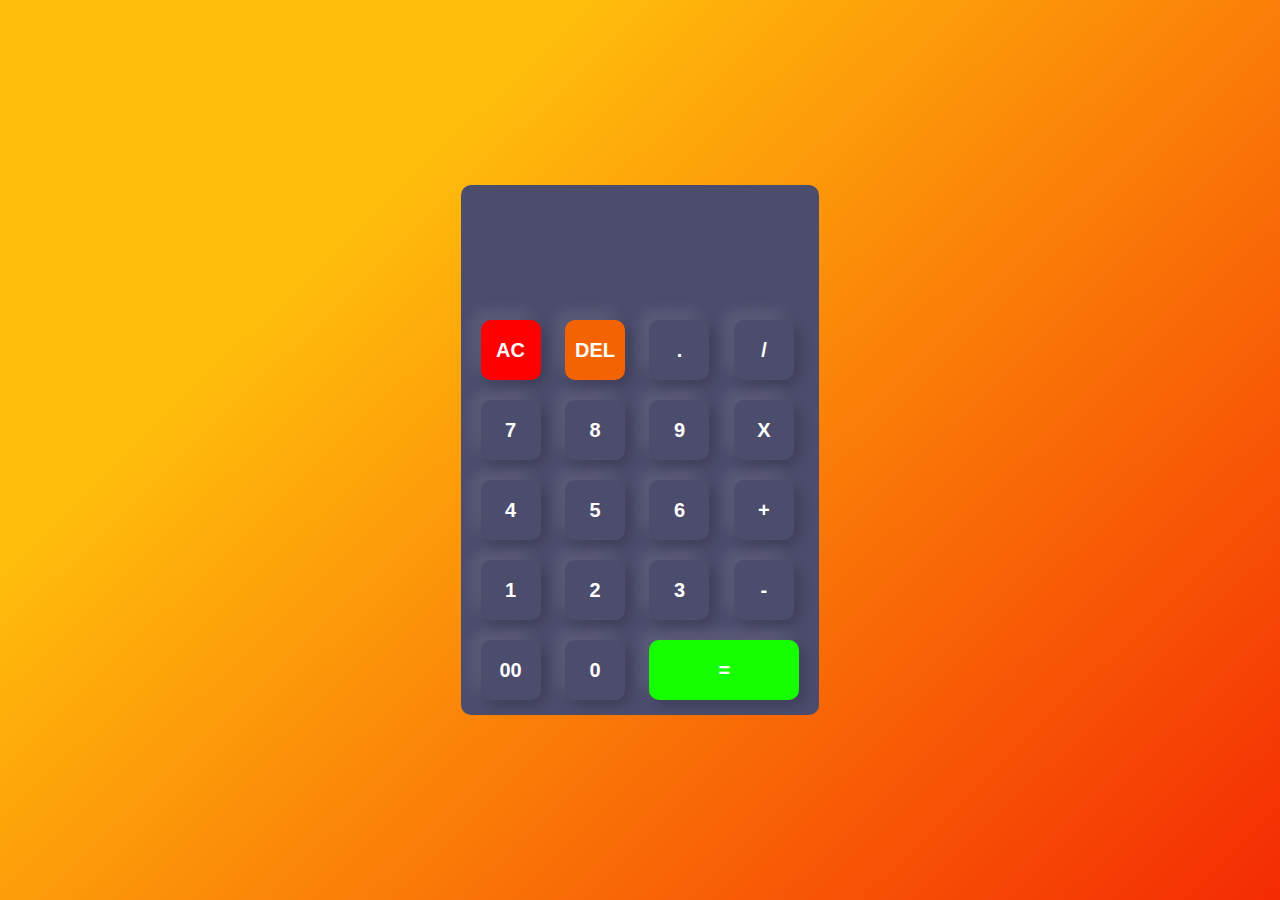
<file: JS Mini Projects/Calculator APP Js/index.html>
<!DOCTYPE html>
<html lang="en">
<head>
    <meta charset="UTF-8">
    <meta http-equiv="X-UA-Compatible" content="IE=edge">
    <meta name="viewport" content="width=device-width, initial-scale=1.0">
    <title>Calculator mini project</title>

    <!-- style -->
    <link rel="stylesheet" href="style.css">

    <!-- Boot -->
    <link href="https://cdn.jsdelivr.net/npm/bootstrap@5.3.0-alpha3/dist/css/bootstrap.min.css" rel="stylesheet" integrity="sha384-KK94CHFLLe+nY2dmCWGMq91rCGa5gtU4mk92HdvYe+M/SXH301p5ILy+dN9+nJOZ" crossorigin="anonymous">


</head>
<body>

    <!-- <h1 class="text-center" style="overflow: hidden;">K</h1>
        Task to bring inside contaier but at top of it.
    -->

    <div class="container">
                
        
        <div class="calci">

            <form action="">
                    <div class="output">
                        <input name="result" type="teXt">
                    </div>

                    <div>
                        <input type="button" value="AC" onclick="result.value =' '  "  class="special_btn ac_btn"
                        onkeydown="fun1()" >

                        <input type="button" value="DEL" onclick="result.value = result.value.toString().slice(0,-1)" class="special_btn del_btn">
                        <input type="button" value="."  onclick=" result.value +='.' ">
                        <input type="button" value="/"  onclick=" result.value +='/' ">
                    </div>
                    <div>
                        <input type="button" value="7" onclick=" result.value  +='7' ">
                        <input type="button" value="8"  onclick=" result.value +='8' ">
                        <input type="button" value="9"  onclick=" result.value +='9' ">
                        <input type="button" value="X"  onclick=" result.value +='*' ">
                    </div>
                    <div>
                        <input type="button" value="4"  onclick=" result.value +='4' ">
                        <input type="button" value="5"  onclick=" result.value +='5' ">
                        <input type="button" value="6"  onclick=" result.value +='6' ">
                        <input type="button" value="+"  onclick=" result.value +='+' ">
                    </div>
                    <div>
                        <input type="button" value="1"  onclick=" result.value +='1' ">
                        <input type="button" value="2"  onclick=" result.value +='2' ">
                        <input type="button" value="3"  onclick=" result.value +='3' ">
                        <input type="button" value="-"  onclick=" result.value +='-' ">
                    </div>
                    <div>
                        <input type="button" value="00" onclick=" result.value +='00' ">
                        <input type="button" value="0" onclick=" result.value +='0' ">
                        <input type="button" class="equal special_btn"  value="="
                              onclick="result.value = eval(result.value) "  >

                        
                        <!-- Imp eval() function!.. -->
                    </div>

            </form>
        </div>
    </div>
    


    <script>
        function fun1()
{
    document.write("Pressed a key")
}
    </script>
</body>
</html>
</file>
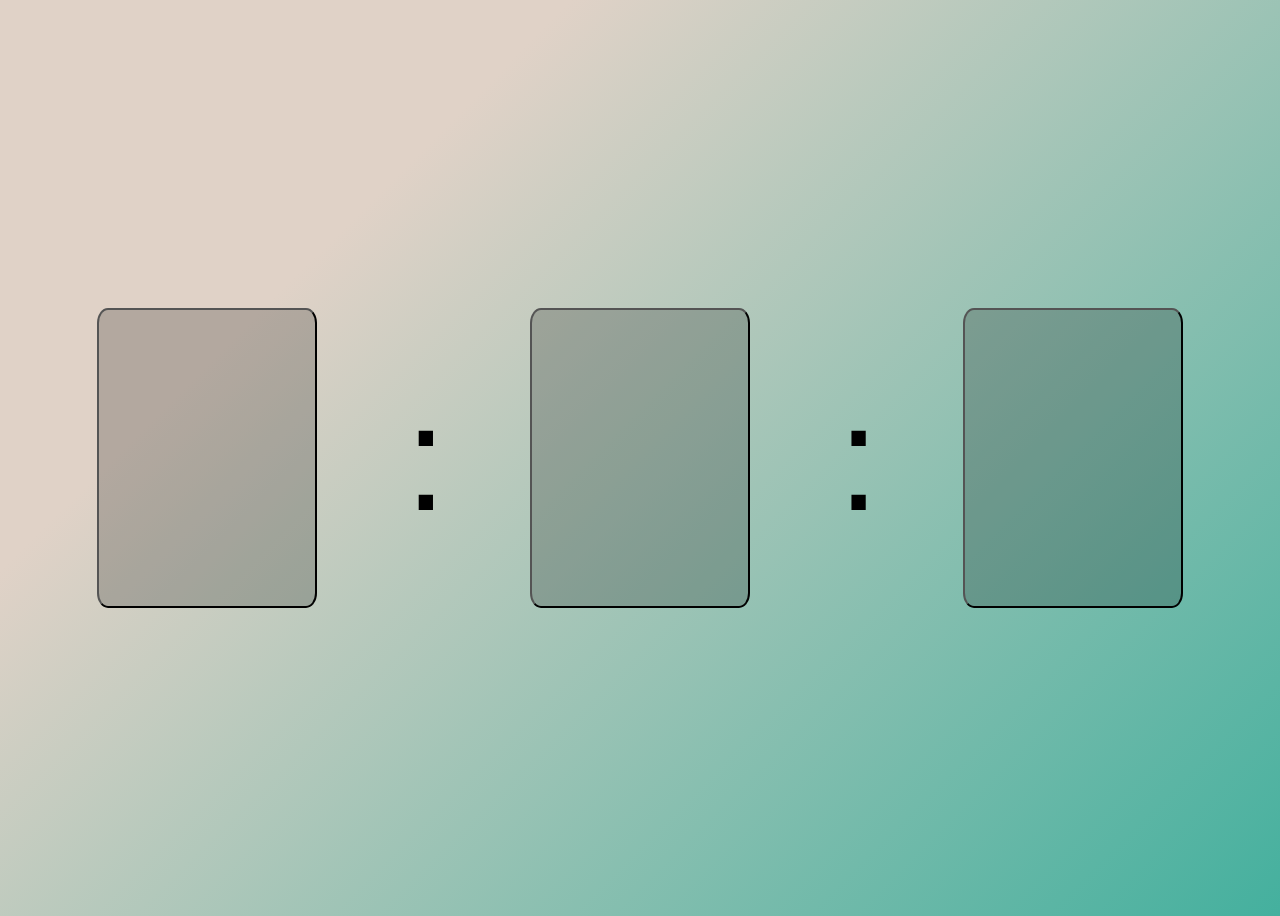
<file: JS Mini Projects/Digital Clock/index.html>
<!DOCTYPE html>
<html lang="en">
<head>
    <meta charset="UTF-8">
    <meta http-equiv="X-UA-Compatible" content="IE=edge">
    <meta name="viewport" content="width=device-width, initial-scale=1.0">
    <title>Digi CLock</title>

    <link rel="stylesheet" href="style.css">

    <link href="https://cdn.jsdelivr.net/npm/bootstrap@5.3.0-alpha3/dist/css/bootstrap.min.css" rel="stylesheet" integrity="sha384-KK94CHFLLe+nY2dmCWGMq91rCGa5gtU4mk92HdvYe+M/SXH301p5ILy+dN9+nJOZ" crossorigin="anonymous">

</head>
<body>
    
    
    <div class="container">
        <!-- <h1 class="text-center" id="hours">Clock</h1> -->
         <!-- <h2 id="1">THis</h2> -->

        <div class="row">
            
            <div class="main " id="time">

                <div class="main-mod " >

                    <input class="box" id="hours" type="button" value="">
                    <span id="semi-colon"> &nbsp; : &nbsp;</span>
                    
                </div>

                <div class="main-mod ">
                    <input class="box" id="minutes" type="button" value="">
                    <span id="semi-colon"> &nbsp; : &nbsp;</span>

                    
                </div>

                <div class="main-mod ">
                    <input class="box"  id="seconds"  type="button" value="">
                
                    
                </div>
            

            </div>

        </div>

    </div>


    <script src="mainClock.js"></script>
</body>
</html>
</file>
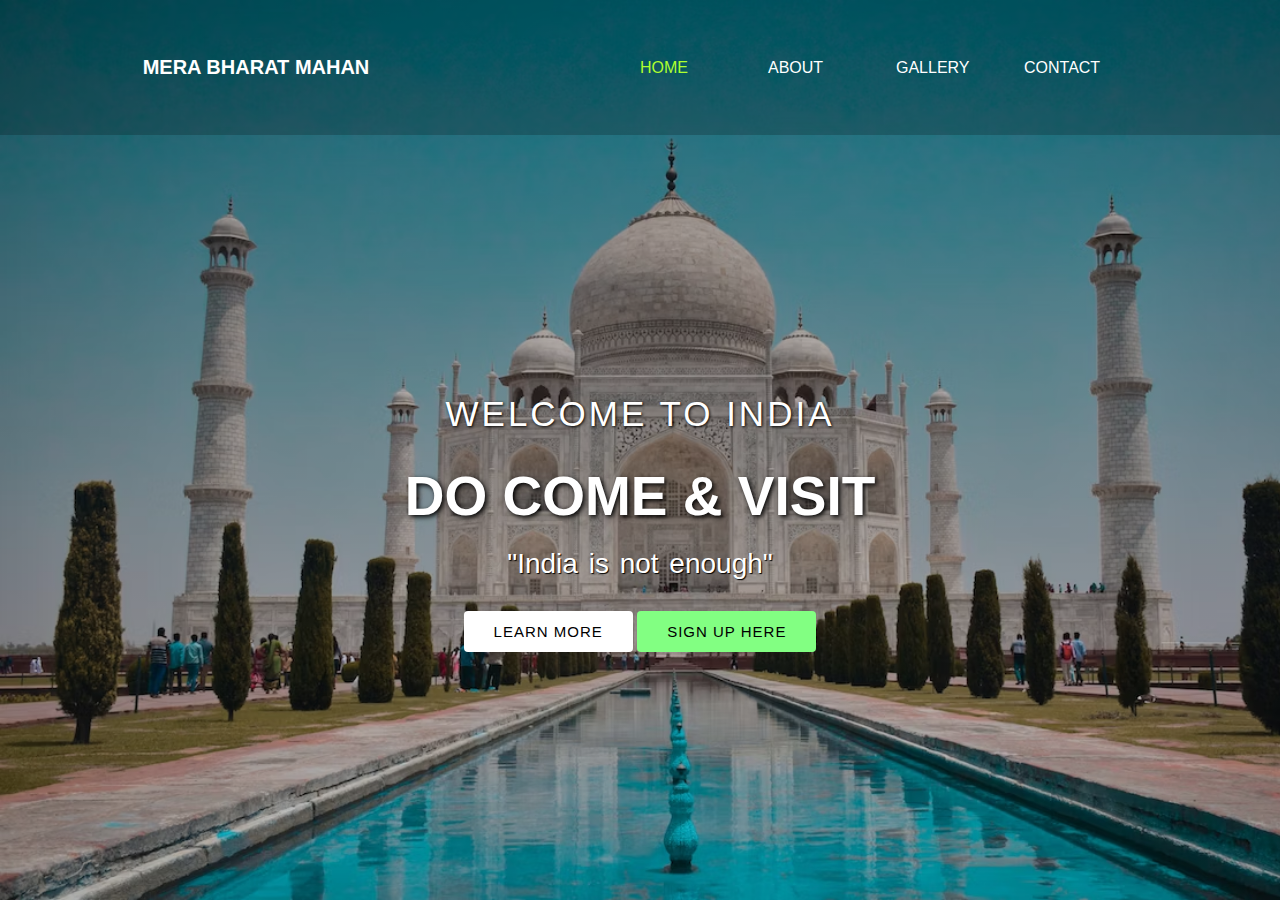
<file: CSS Assignment 26April/ass2.html>
<!DOCTYPE html>
<html lang="en">
<head>
    <meta charset="UTF-8">
    <meta http-equiv="X-UA-Compatible" content="IE=edge">
    <meta name="viewport" content="width=device-width, initial-scale=1.0">
    <title>India</title>

    <link rel="stylesheet" href="style.css">
</head>
<body>

    <!-- to create a landing page for indian tourism! -->

    <header>

        <nav>
            <div class="leftMenu">
                <h1 style="font-size: 20px;">Mera Bharat Mahan</h1>
            </div>
            <div class="rightMenu">
                <a href="#" id="home">Home</a>
                <a href="#">About</a>
                <a href="https://unsplash.com/s/photos/india-travel" target="_blank">Gallery</a>
                <a href="#">Contact</a>
            </div>
        </nav>

        <main>
            <section>
                <h3>WELCOME TO INDIA</h3>
                <h1>DO COME & VISIT <span class="change_content"></span> <span style="margin-top:-10px"></span></h1>
                <p>"India is not enough"</p>
                    <br>
                <a href="#" class="btn1">Learn more</a>
                <a href="#" class="btn2">Sign Up here</a>
            </section>
        </main>

    </header>





</body>
</html>
</file>
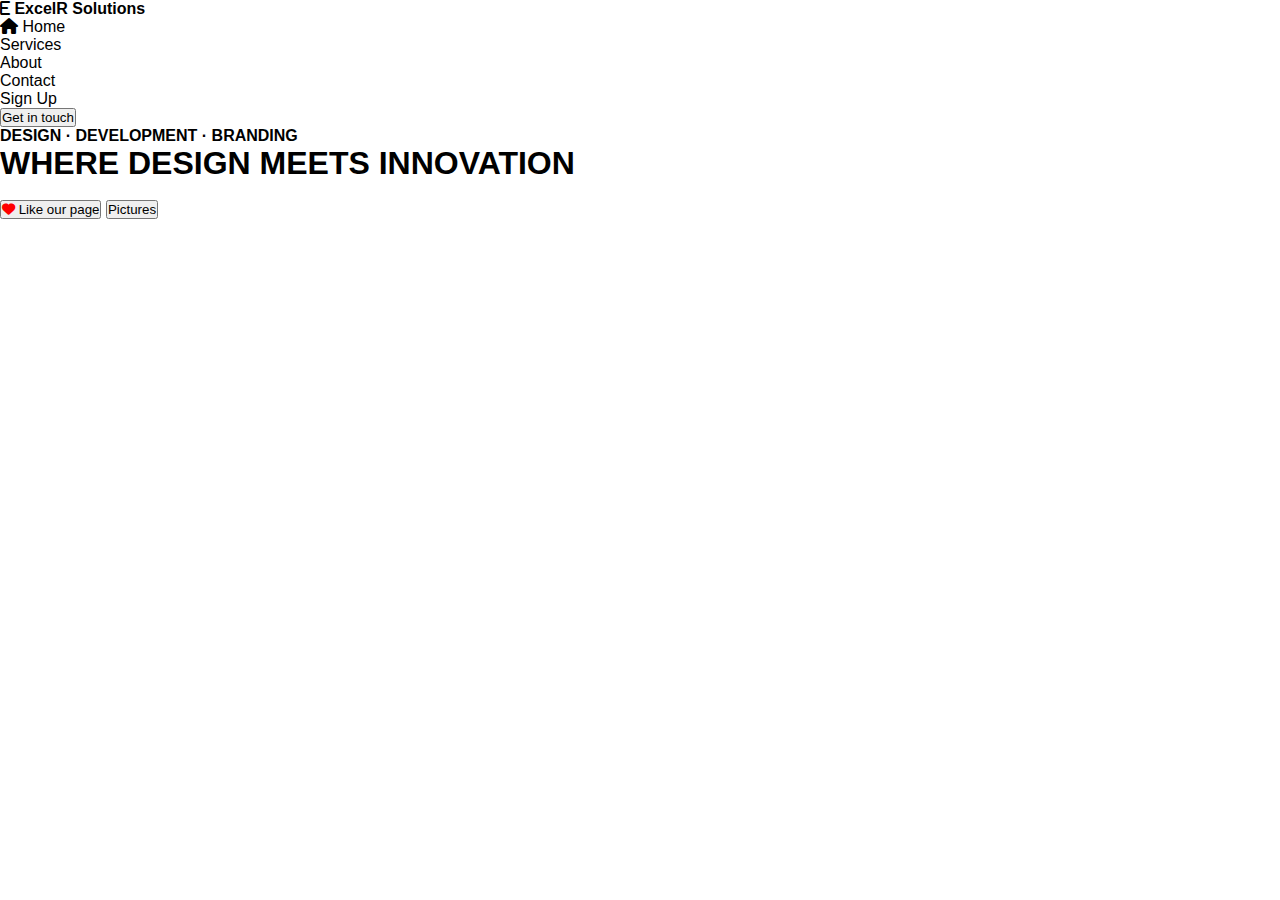
<file: CSS Assignment 26April/landingPg.html>
<!DOCTYPE html>
<html lang="en">
<head>
    <meta charset="UTF-8">
    <meta http-equiv="X-UA-Compatible" content="IE=edge">
    <meta name="viewport" content="width=device-width, initial-scale=1.0">
    <title>ExcelR Solutions </title>

    <link href='https://fonts.googleapis.com/css?family=Montserrat' rel='stylesheet'>
    <link href='https://fonts.googleapis.com/css?family=Montserrat|Open+Sans' rel='stylesheet'>
     <!-- fonts -->

    <link rel="stylesheet" href="https://cdnjs.cloudflare.com/ajax/libs/font-awesome/4.7.0/css/font-awesome.min.css">
    <link rel="stylesheet" href="https://cdnjs.cloudflare.com/ajax/libs/font-awesome/6.4.0/css/all.min.css">


    <link rel="stylesheet" href="style.css">

</head>
<body>

    <div class="bgimage">
        <div class="header">

            <div class="header-left">
                <h4><i class="fa fa-e"></i>  ExcelR Solutions</h4>
            </div>

            <div class="header-right">
                <ul>
                    <li id="firstlist"> <i class="fa fa-home"></i> Home</li>
                    <li>Services</li>
                    <li>About</li>
                    <li>Contact</li>
                    <li>Sign Up</li>
                    <li><button class="btn li">Get in touch </button></li>
                </ul>
            </div>
        </div>


        <div class="mainText">
            <h4>DESIGN · DEVELOPMENT · BRANDING</h4>
            <h1>WHERE DESIGN MEETS INNOVATION</h1>

            <br>

            <button class="btn1 btn"><i class="fa fa-heart" style="color:red"></i>
                Like our page  </button>
            <button class="btn2 btn"><a href="#" class="alink">Pictures</a></button>

            

        </div>
    </div>

</body>
</html>
</file>
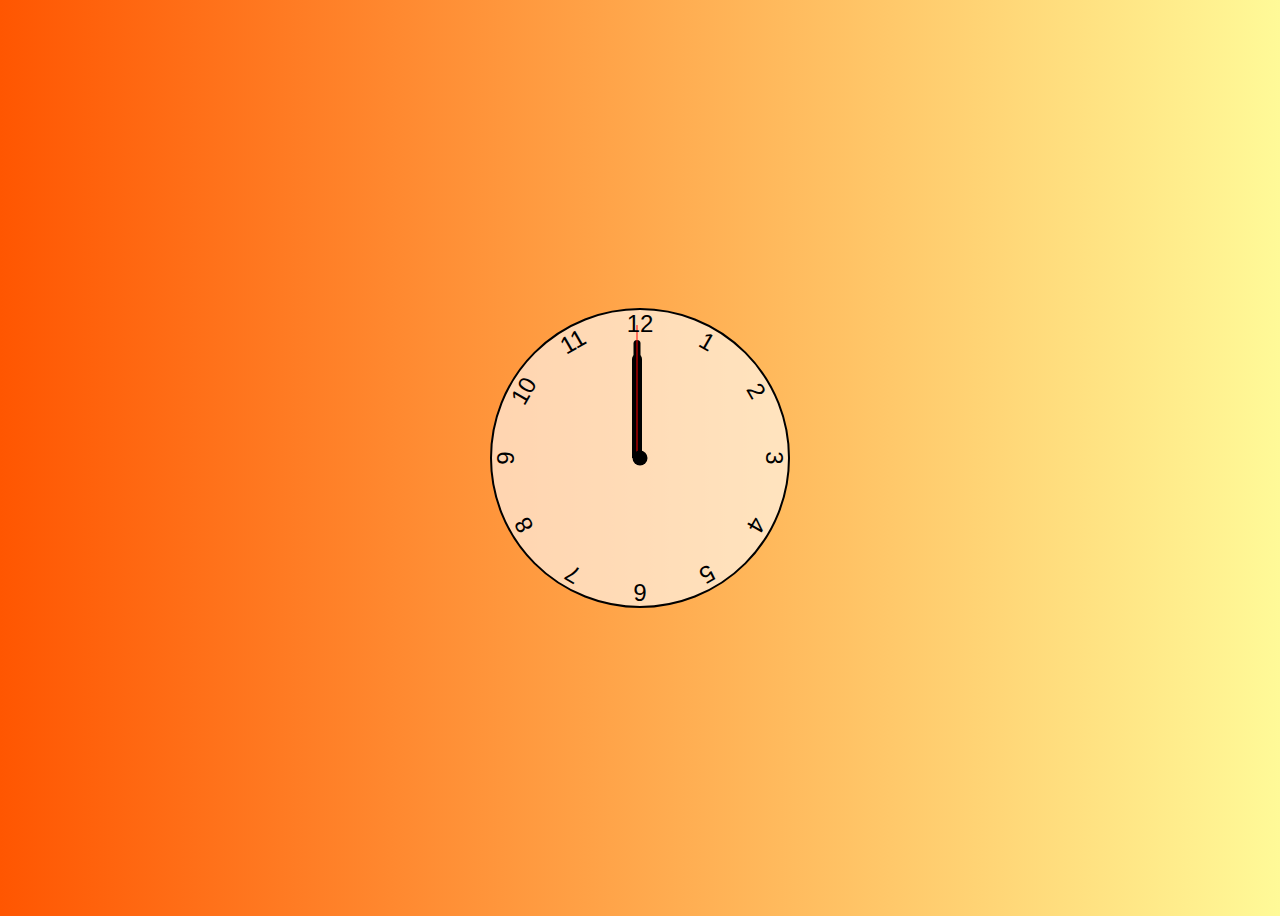
<file: JS Mini Projects/Analog Clock/analogIndex.html>
<!DOCTYPE html>
<html lang="en">
<head>
    <meta charset="UTF-8">
    <meta http-equiv="X-UA-Compatible" content="IE=edge">
    <meta name="viewport" content="width=device-width, initial-scale=1.0">
    <title>Analog Clock Project JS</title>

    <link rel="stylesheet" href="style.css">

   
    <link href="https://cdn.jsdelivr.net/npm/bootstrap@5.3.0-alpha3/dist/css/bootstrap.min.css" rel="stylesheet" integrity="sha384-KK94CHFLLe+nY2dmCWGMq91rCGa5gtU4mk92HdvYe+M/SXH301p5ILy+dN9+nJOZ" crossorigin="anonymous">

</head>
<body>


        <!-- <h1 class="text-center" style="font-family:Verdana, Geneva, Tahoma, sans-serif;">| Analog Clock |</h1> -->
         
        

       
        <div class="clock">
            <div class="hand hour" id="hourHand"></div>
            <div class="hand minute" id="minuteHand"></div>
            <div class="hand second" id="secondHand"></div>
            
            <div class="number number1">1</div>
            <div class="number number2">2</div>
            <div class="number number3">3</div>
            <div class="number number4">4</div>
            <div class="number number5">5</div>
            <div class="number number6">6</div>
            <div class="number number7">7</div>
            <div class="number number8">8</div>
            <div class="number number9">9</div>
            <div class="number number10">10</div>
            <div class="number number11">11</div>
            <div class="number number12">12</div>

            <!-- .num.${$}*11  shortcut to create multiple divs with classes increment.-->
        </div>

        

    <script src="index.js"></script>
</body>
</html>
</file>
<file: JS Mini Projects/Calculator APP Js/style.css>
*{
    margin: 0;
    padding: 0;
    box-sizing: border-box;
    font-family: 'Segoe UI', Tahoma, Geneva, Verdana, sans-serif;
}

body{
    background-color: #f42b03;
    background-image: linear-gradient(316deg, #f42b03 0%, #ffbe0b 74%);
}



.container{
    width: 100%;
    height: 100vh;
    display: flex;
    align-items: center;
    justify-content: center;
    

    /* background-color: rgb(255, 225, 0); */
    /* background-color: #ff4e00;
    background-image: linear-gradient(315deg, #ff4e00 0%, #ec9f05 74%); */

    /* Trial */
        /* background-color: #f42b03;
        background-image: linear-gradient(316deg, #f42b03 0%, #ffbe0b 74%); */

        /* background-color: #00b712;
        background-image: linear-gradient(315deg, #00b712 0%, #5aff15 74%); */
        
}

.calci{
    padding: 5px 10px;
    background-color: #4C4C6D;
    border-radius: 10px;
    align-items: center;
    justify-content: center;

}


.calci form input{
    border: 0px;
    border-radius: 10px;
    width: 60px;
    height: 60px;
    margin: 10px;
    font-size: 20px;
    background:transparent;
    font-weight: bold;
    color:#fff;

    box-shadow: -8px -8px 15px rgba(255,255,255,0.1), 5px 5px 15px rgba(0,0,0,0.2);
}

form .output{
    display: flex;
    justify-content: flex-end;
    margin: 20px 0;
    /* width: auto; */
}

form .output input{
    text-align: right;
    font-size: 45px;
    flex: 1;
    box-shadow:none;


    /* to learn about box-sizing */
}

form input.equal{
    width: 150px;;
}

form input.special_btn{
    /* color:rgb(36, 248, 36) */
    /* background-color: rgb(70, 189, 70); */
    background-color:#16FF00;
}

form input.special_btn.ac_btn{
    /* color:rgb(36, 248, 36) */
    background-color: rgb(255, 0, 0);
}
form input.special_btn.del_btn{
    /* color:rgb(36, 248, 36) */
    background-color:#f46303;
}
</file>
<file: JS Mini Projects/Digital Clock/style.css>
body{
    box-sizing:border-box;

    background-color: #44b09e;
    background-image: linear-gradient(315deg, #44b09e 0%, #e0d2c7 74%);

    font-family: 'Segoe UI', Tahoma, Geneva, Verdana, sans-serif;
}


.container{
    width: 100%;
    height: 100vh;
    display: flex;
    align-items: center;
    justify-content: center;
}   

.main{
    display: flex;
    justify-content: center;
    align-items: center;
    width: 100%;
    height: 100vh;
    
}

input.box{
    height: 300px;
    width: 220px;
    border-radius: 5%;
    /* padding: 40px; */
    font-size: 150px;
    background: rgba(0,0,0,0.2);
}





span#semi-colon{
    font-size: 150px;
    color: rgb(0, 0, 0);
    
}

@media screen and (max-width: 768px) {
    .main{
        /* background-color: red; */
    }
}
</file>
<file: CSS Assignment 26April/style.css>
*{
    margin: 0px;
    padding: 0px;
    box-sizing: border-box;
    font-family:Verdana, Geneva, Tahoma, sans-serif;
}


header{
    width: 100%;
    height: 100vh;
    background-image: linear-gradient( rgba(0,0,0,0.4) , rgba(0,0,0,0.15)),url(./taj.avif);
    background-repeat: no-repeat;
    background-size: cover;
}


nav{
    width: 100%;
    height: 15vh;
    display: flex;
    background: rgba(0,0,0,0.2);
    color: white;
    align-items: center;
    justify-content: space-around;
    text-transform: uppercase;
}

 nav .leftMenu{
    width: 20%;
    text-align: center;
}

nav .rightMenu{
    width: 40%;
    display:flex;
    justify-content:space-around
}

nav .rightMenu a:first-child{
    color:greenyellow
}

a {
    width: 25%;
    text-decoration: none;
    color: inherit;
}

main{
    width: 100%;
    height: 85vh;
    display: flex;
    justify-content: center;
    align-items: center;
    text-align: center;
    color: white;
}

section h3{
   text-align: center;
    font-size: 35px;
    font-weight: 200;
    letter-spacing: 3px;
    text-shadow: 1px 1px 3px black;     
    /* text-shadow: h-shadow v-shadow blur-radius color|none|initial|inherit;  [horizontal shadow, vertical shadow, blurr radius of shadow, color of shadow]. */
}



section h1{
    /* margin-top margin-right margin-bottom margin-left */
    margin: 30px 0 20px 0;
    font-size:55px;
    font-weight:700;
    text-shadow: 2px 2px 5px black ;
    text-transform: uppercase;
}

section p{
    font-size: 28px;
    word-spacing: 3px;
    margin-bottom: 25px;
    text-shadow: 1px 1px 1px black;
    text-align: center;

}

section a{
    padding: 12px 30px;
    border-radius: 4px;
    outline: none;
    text-transform: uppercase;
    text-align: center;
    font-size: 15px;
    font-weight: 500;
    letter-spacing: 1px;
    transition: all 0.5 ease;
}



section  .btn1{
    background: white;
    color:#000;
}

section  .btn2{
    background: rgb(130, 255, 130);
    color:#000;
}

.btn1:hover{
    background: rgb(130, 255, 130);
    color: white;
}

.btn2:hover{
    background: #fff;
    color:black;
}

.change_content:after{
    content:" ";
    animation: changetext 5s infinite linear;
    color: aquamarine;
}


/* @keyframes -> to play with animations  */

@keyframes changetext {
    0%{
        content: "Pune";
    }
    25%{
        content: "Mumbai";
    }
    50%{
        content: "Delhi";
    }
    75%{
        content: "Nashik";
    }
    100%{
        content: "Punjab";
    }
}
</file>
<file: JS Mini Projects/Analog Clock/style.css>
/* Definition and Usage. The ::before selector inserts something before the content of each selected element(s). Use the content property to specify the content to insert. Use the ::after selector to insert something after the content. */

*, *::before, *::after{
    box-sizing: border-box;
    font-family: Gotham Rounded,sans-serif;
    /* margin: 0;
    padding: 0; */
}

body{

    /* background-image: linear-gradient(direction, color-stop1, color-stop2, ...);
    */

    /* background-image: linear-gradient(to right,rgb(1, 255, 191),rgb(152, 152, 255)); */

    /* bg 2 */

    background-image: linear-gradient(to right,rgb(255, 86, 1),rgb(255, 250, 152));
    display: flex;
    justify-content: center;
    align-items: center;
    min-height: 100vh;
    /*we dont want the scroll bar */
    overflow: hidden;
    /* lleaern abiut hsl. -> hue saturation intensity. */
}

.clock{
    width: 300px;
    height: 300px;
    background-color: rgba(255,255,255,0.6);
    border-radius: 50%;
    border:2px solid black;
    position: relative;
}

.clock .number{
    --rotation:0;
    position: absolute;
    width: 100%;
    height: 100%;
    /* background-color: red; */
    text-align: center;
    transform: rotate(var(--rotation));
    font-size: 1.5rem;
    
}

 /* 360 deg / 12numbers = 30deg (for each number). */
.clock .number1{ --rotation: 30deg;}
.clock .number2{ --rotation: 60deg;}
.clock .number3{ --rotation: 90deg;}
.clock .number4{ --rotation: 120deg;}
.clock .number5{ --rotation: 150deg;}
.clock .number6{ --rotation: 180deg;}
.clock .number7{ --rotation: 210deg;}
.clock .number8{ --rotation: 240deg;}
.clock .number9{ --rotation: 270deg;}
.clock .number10{ --rotation: 300deg;}
.clock .number11 {--rotation: 330deg;}

/* Hands */
/* we want hands at 50% so we set bottom */

.clock .hand{
    --rotation:0;
    position: absolute;
    background-color: rgb(0, 0, 0);
    bottom: 50%;
    left: 49%;
    transform-origin: bottom;
    transform: translateX(-50%) rotate(calc(var(--rotation) * 1deg));

    border-top-left-radius: 7px;
    border-top-right-radius:7px;
    /* new bottom radius property. */

    z-index: 10px;

}

/* pseudo element:  '::*/

.clock::after{
    content: '';
    position: absolute;
    background-color: black;
    z-index: 11;
    width: 15px;
    height: 15px;
    top: 50%;
    left: 50%;
    transform: translate(-50%, -50%);
    border-radius: 50%;


}

.clock .hand.hour{
    width: 10px;
    height: 35%;
    background-color: black;
}
.clock .hand.minute{
    width: 7px;
    height: 40%;
    background-color: black;
}
.clock .hand.second{
    width: 1px;
    height: 45%;
    background-color: red;
}

/* Now  Functionality to the clock. */
</file>
